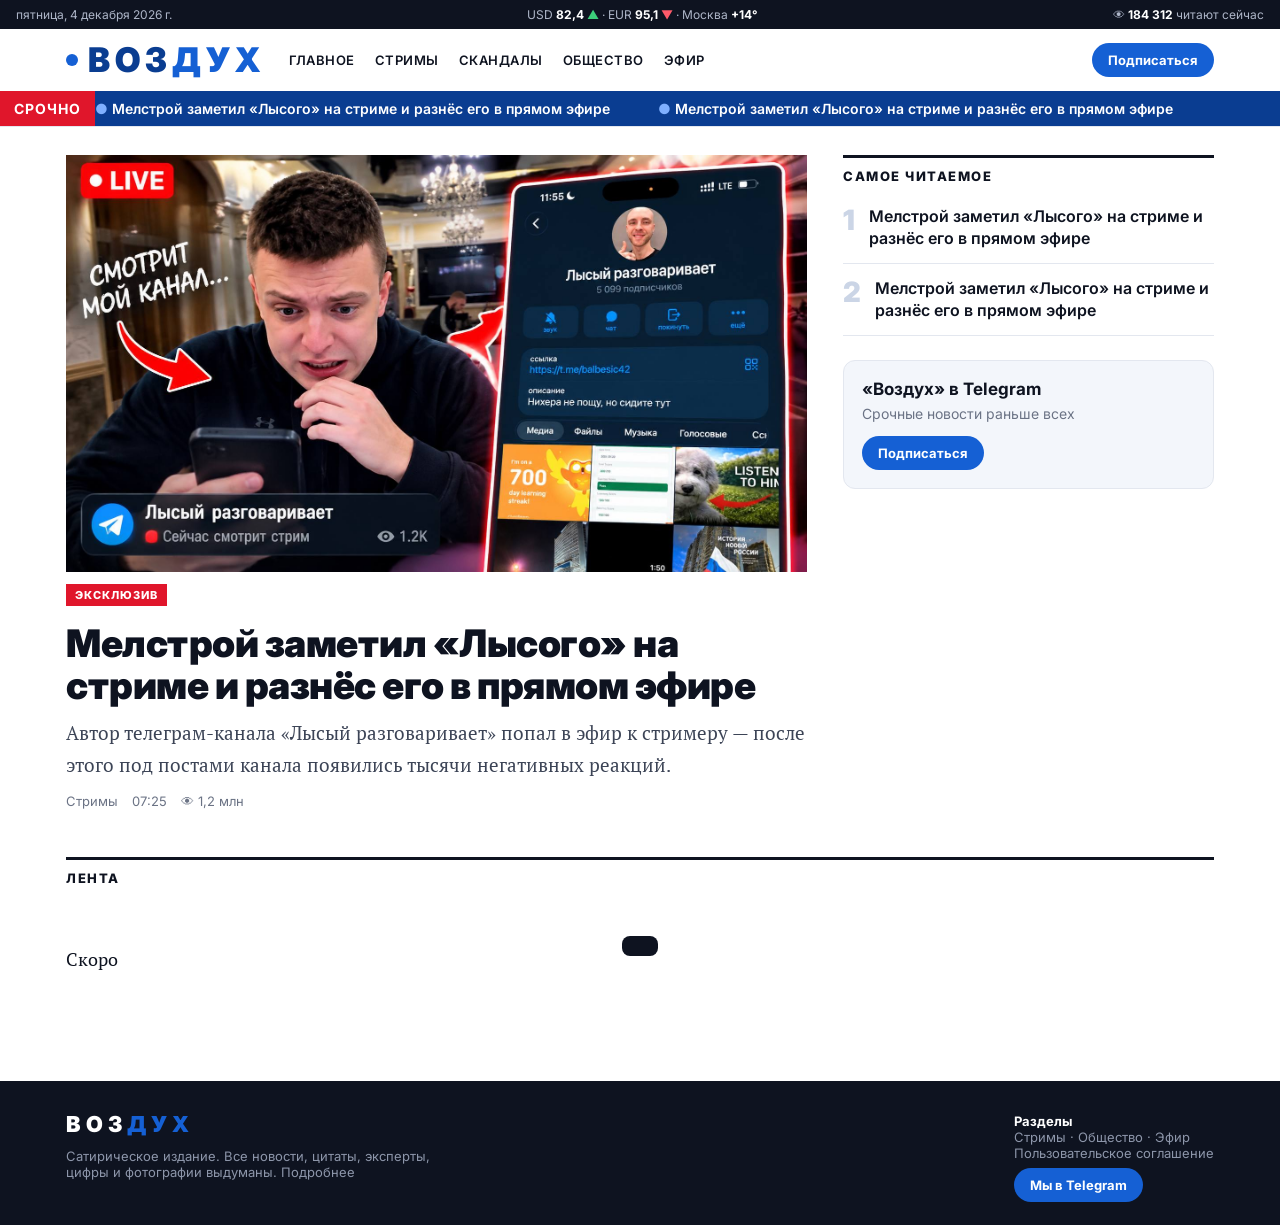
<file: index.html>
<!doctype html><html lang="ru"><head><meta charset="utf-8"><meta name="viewport" content="width=device-width,initial-scale=1">
<title>Воздух — новости</title><meta name="description" content="Сатирическое издание «Воздух»">
<meta property="og:site_name" content="Воздух"><meta property="og:title" content="Воздух — новости">
<meta property="og:description" content="Сатирическое издание. Все новости выдуманы."><meta property="og:image" content="https://vozduhnews.ru/stream.jpg">
<meta name="twitter:card" content="summary_large_image"><link rel="icon" href="favicon.svg"><link rel="alternate icon" href="favicon.png"><link rel="apple-touch-icon" href="apple-touch-icon.png"><link rel="stylesheet" href="style.css?v=33"></head><body>
<main class="wrap"><div class="grid"><div id="lead"></div>
<aside class="reveal"><h4>Самое читаемое</h4><div class="side" id="mostread"></div>
<div class="promo reveal"><b>«Воздух» в Telegram</b><p>Срочные новости раньше всех</p><a class="tgbtn" id="promo" target="_blank">Подписаться</a></div></aside></div>
<div class="sect" style="margin-top:48px">Лента</div><div class="cards" id="feed"></div></main>
<script src="news.js?v=33"></script><script src="app.js?v=33"></script><script>
ready.then(()=>{lead.innerHTML=card(NEWS[0],1);
document.getElementById("mostread").innerHTML=NEWS.concat(NEWS).slice(0,5).map(x=>`<a href="article.html?n=${x.slug}">${esc(x.title)}</a>`).join('');
feed.innerHTML=NEWS.slice(1).map(x=>card(x)).join('')||'<p>Скоро</p>';
promo.href=tgLink;watch()});
</script></body></html>
</file>
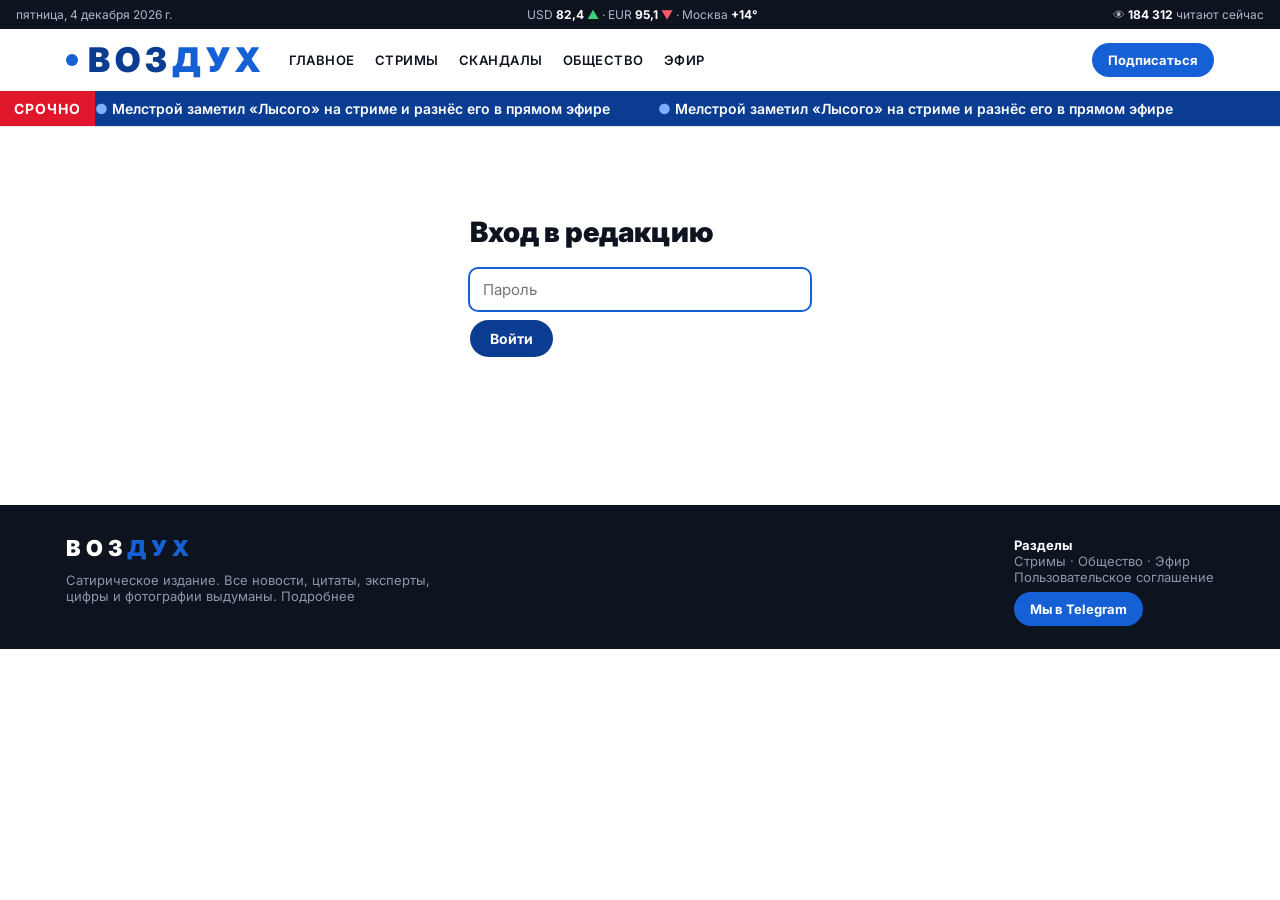
<file: admin.html>
<!doctype html><html lang="ru"><head><meta charset="utf-8"><meta name="viewport" content="width=device-width,initial-scale=1">
<title>Редакция — Воздух</title><meta name="robots" content="noindex"><link rel="icon" href="favicon.svg"><link rel="alternate icon" href="favicon.png"><link rel="apple-touch-icon" href="apple-touch-icon.png"><link rel="stylesheet" href="style.css?v=33"></head><body>
<main class="wrap" id="root" style="max-width:1280px">
<div id="gate" style="max-width:340px;margin:60px auto"><h1 style="font:900 28px Inter">Вход в редакцию</h1>
<form id="lg" class="cform"><input type="password" id="pw" placeholder="Пароль" autofocus><button>Войти</button></form></div>

<div id="panel" hidden>
<div class="bar2"><h1 style="font:900 32px Inter;margin:0">Редакция</h1>
<div class="share" style="margin-left:auto"><button type="button" id="exit">Выйти</button></div></div>

<div class="grid" style="grid-template-columns:1.1fr 1fr">
<form id="f" class="mk">
 <div class="ai"><b>🤖 Написать новость</b>
  <label style="margin-top:8px">О чём новость<input id="topic" placeholder="Костя купил абонемент и ни разу не пришёл"></label>
  <label style="font:600 12px Inter"><input type="checkbox" id="free" style="width:auto;margin-right:6px">бесплатная модель (хуже, но 0 ₽)</label>
  <button type="button" id="gen" style="margin-top:10px">Сгенерировать текст</button></div>

 <label>Заголовок<input name="title" required></label>
 <label>Подзаголовок<textarea name="lead" rows="2"></textarea></label>
 <div style="display:grid;grid-template-columns:1fr 1fr;gap:12px">
  <label>Раздел<select name="tag"><option>Стримы</option><option>Скандалы</option><option selected>Общество</option><option>Расследования</option></select></label>
  <label>Плашка<input name="flag" value="Эксклюзив"></label></div>
 <label>Текст (абзацы с новой строки)<textarea name="body" rows="8"></textarea></label>
 <label>Цитата<input name="quote"></label>
 <label>Подпись к фото<input name="cap" value="Фото: соцсети"></label>
 <label>Просмотры<input name="views" value="1,2 млн"></label>

 <div class="ai"><b>🖼 Обложка</b>
  <div class="share" style="margin:10px 0 0;flex-wrap:wrap">
   <button type="button" id="up">Загрузить фото</button>
   <button type="button" id="genimg">Нарисовать</button>
   <button type="button" id="redo">Переделать по промпту</button></div>
  <input type="file" id="file" accept="image/*" hidden>
  <label style="margin-top:10px">Промпт для картинки<input id="iprompt" placeholder="парень в зале смотрит в телефон, вечер"></label>
  <label style="font:600 12px Inter">Насколько сильно менять фото: <span id="sv">40%</span>
   <input type="range" id="strength" min="10" max="90" value="40"><span style="font:11px Inter;color:var(--m)">слева — только лёгкая правка, детали и лицо сохраняются; справа — модель может переставить сцену</span></label>
  <label style="font:600 12px Inter"><input type="checkbox" id="mark" checked style="width:auto;margin-right:6px">плашка «Воздух» на обложке</label>
 </div>

 <div class="ai" style="background:#eefaf1;border-color:#c7ecd4"><b>Публикация</b>
  <label style="font:600 12px Inter;margin-top:8px"><input type="checkbox" id="toSite" checked style="width:auto;margin-right:6px">на сайт</label>
  <label style="font:600 12px Inter"><input type="checkbox" id="toTg" checked style="width:auto;margin-right:6px">в канал @vozduhnews24</label>
  <button type="button" id="pub" style="margin-top:10px;background:#0f8a43">Опубликовать</button></div>
</form>

<div>
 <div class="sect">Как увидят на сайте</div>
 <div id="pv" class="pv"></div>
 <div class="sect" style="margin-top:24px">Как увидят в Telegram</div>
 <div class="tgpv"><img id="tgimg" alt=""><div class="tgtxt" id="tgbody"></div></div>
 <div class="sect" style="margin-top:24px">Резервные копии</div><div id="bk" class="pubs"></div>
 <div class="sect" style="margin-top:24px">Опубликованные</div>
 <div id="list" class="pubs"></div>
</div></div></div></main>

<script src="news.js?v=33"></script><script src="app.js?v=33"></script><script>
const K=()=>localStorage.getItem('vk');
const call=async(p,d)=>{const r=await fetch(API+p,{method:'POST',headers:{'content-type':'application/json'},body:JSON.stringify({...d,key:K()})});
 const j=await r.json();if(!r.ok)throw Error(j.error||'ошибка');return j};
const busy=(b,on,t)=>{b.disabled=on;b.textContent=on?'Секунду…':t};
let COVER='';                                  // готовая обложка (dataURL)
let RAW='';
let SHORT='';                                  // короткая ссылка с превью                                    // исходное фото до обработки

lg.onsubmit=async e=>{e.preventDefault();localStorage.setItem('vk',pw.value);
 try{await call('/list',{});}catch{} 
 try{await call('/text',{topic:'проверка доступа',probe:1})}catch(err){if(/пароль/.test(err.message)){toast('Неверный пароль');return}}
 show()};
const show=()=>{gate.hidden=1;panel.hidden=0;draw();loadList();loadBackups()};
exit.onclick=()=>{localStorage.removeItem('vk');location.reload()};

// ---- текст
gen.onclick=async()=>{if(!topic.value.trim())return toast('Напиши тему');busy(gen,1);
 try{const d=await call('/text',{topic:topic.value,model:free.checked?'free':'pro'});
  f.title.value=d.title;f.lead.value=d.lead;f.body.value=d.body.join('\n');f.quote.value=d.quote||'';
  f.views.value=d.views||'1,2 млн';f.flag.value=d.flag||'Эксклюзив';if(d.tag)f.tag.value=d.tag;
  window.AIC=d.comments||[];window.AIL=d.live||[];if(!iprompt.value)iprompt.value=d.title;draw();toast(`Готово · комментариев ${(d.comments||[]).length}, хроника ${(d.live||[]).length}`)}
 catch(e){toast(e.message)}finally{busy(gen,0,'Сгенерировать текст')}};

// ---- обложка
up.onclick=()=>file.click();
file.onchange=()=>{const r=new FileReader();r.onload=async()=>{RAW=await shrink(r.result);stamp(RAW)};r.readAsDataURL(file.files[0])};
genimg.onclick=async()=>{busy(genimg,1);try{const d=await call('/image',{prompt:iprompt.value||f.title.value,model:free.checked?'free':'pro'});RAW=d.image;await stamp(RAW)}
 catch(e){toast(e.message)}finally{busy(genimg,0,'Нарисовать')}};
redo.onclick=async()=>{if(!RAW)return toast('Сначала загрузи фото');busy(redo,1);
 try{const small=await shrink(RAW);const d=await call('/edit',{image:small,prompt:iprompt.value,strength:strength.value/100});RAW=d.image;await stamp(d.image)}
 catch(e){toast(e.message)}finally{busy(redo,0,'Переделать по промпту')}};
strength.oninput=()=>sv.textContent=strength.value+'%';
sv.textContent=strength.value+'%';
mark.onchange=()=>RAW&&stamp(RAW);
const stamp=src=>new Promise(r=>{if(!mark.checked){COVER=src;draw();return r()}
 cover(src,f.title.value,d=>{COVER=d;draw();r()})});

// ---- предпросмотр
const F=()=>{const d=Object.fromEntries(new FormData(f));d.comments=window.AIC||[];d.live=window.AIL||[];
 d.body=(d.body||'').split('\n').filter(Boolean);if(d.quote)d.body.splice(1,0,'QUOTE');
 d.reacts=[['🤮',2500],['👎',2500],['🤬',2400],['💩',2400],['🖕',3],['❤️',2]].map(([e,n])=>[e,Math.max(1,Math.round(n*(.5+Math.random())))]);
 d.img=COVER;return d};
function draw(){const x=F();
 pv.innerHTML=`<span class="tag red">${esc(x.flag)}</span><h2 style="font:900 24px Inter">${esc(x.title)}</h2>
 <p style="color:#333">${esc(x.lead)}</p>${COVER?`<img src="${COVER}" style="width:100%;border-radius:8px">`:''}
 ${x.body.map(p=>p==='QUOTE'?`<blockquote style="font-size:16px">${esc(x.quote)}</blockquote>`:`<p style="font-size:15px">${esc(p)}</p>`).join('')}`;
 tgimg.src=COVER||'';tgimg.style.display=COVER?'block':'none';
 const ic={'Стримы':'🎥','Скандалы':'🔥','Общество':'🏛','Расследования':'🔎'}[x.tag]||'📰';
 const p=(x.body||[]).filter(t=>t&&t!=='QUOTE')[0]||'';
 tgbody.innerHTML=`<div class="h">${ic} <b>${esc((x.tag||'').toUpperCase())}</b>${x.flag?'  ·  '+esc(x.flag.toUpperCase()):''}</div>
  <b>${esc(x.title)}</b><p>${esc(x.lead)}</p><p>${esc(p.slice(0,320))}</p>
  ${x.quote?`<div class="q">${esc(x.quote)}</div>`:''}
  <div class="sep">➖➖➖➖➖➖➖➖➖➖</div>
  <p>👁 ${esc(x.views||'')}  ·  💬 ${(x.comments||[]).length}</p>
  <a>📖 Читать полностью на сайте</a><br><a>💬 Предложить новость</a>
  <p class="hash">#воздух ${x.tag?'#'+{'Стримы':'стримы','Скандалы':'скандал','Общество':'общество','Расследования':'расследование'}[x.tag]:''}</p>`;}
f.oninput=draw;

// ---- публикация
pub.onclick=async()=>{const x=F();if(!x.title)return toast('Нужен заголовок');busy(pub,1);
 try{let url=SITE;
  if(toSite.checked){const s=await call('/save',{news:x,site:SITE});url=s.url;SHORT=s.short}
  if(toTg.checked)await call('/post',{title:x.title,lead:x.lead,url:SHORT||url,image:COVER,
    tag:x.tag,flag:x.flag,views:x.views,quote:x.quote,body:x.body,comments:(x.comments||[]).length});
  toast('Опубликовано');loadList();loadBackups()}
 catch(e){toast(e.message)}finally{busy(pub,0,'Опубликовать')}};

async function loadBackups(){
 try{const r=await call('/backups',{});
  bk.innerHTML=r.length?r.map(b=>`<div class="pub" style="grid-template-columns:1fr auto">
    <div><b>${esc(b.key.replace('backup_','').replace('last','последняя перед изменением').replace('before_restore','перед откатом'))}</b>
    <br><span style="font:13px Inter;color:var(--m)">новостей: ${b.news}</span></div>
    <button type="button" class="showmore" data-bk="${esc(b.key)}" style="margin:0">Откатить</button></div>`).join('')
   :'<p style="color:var(--m)">Копий пока нет, первая появится ночью</p>';
  bk.querySelectorAll('[data-bk]').forEach(el=>el.onclick=async()=>{
    if(!confirm('Вернуть ленту к этой копии? Текущая версия сохранится отдельной копией.'))return;
    const r=await call('/restore',{backup:el.dataset.bk});toast('Откатил, новостей: '+r.news);loadList();loadBackups()});
 }catch(e){bk.innerHTML='<p style="color:var(--m)">Не удалось загрузить копии</p>'}}

async function loadList(){const r=await fetch(API+'/list').then(r=>r.json());
 list.innerHTML=r.map(n=>`<div class="pub"><img src="${n.img||''}"><div><b>${esc(n.title)}</b><br>
  <a href="article.html?n=${n.slug}" target="_blank">открыть</a> · <a href="#" data-del="${n.slug}">удалить</a></div></div>`).join('')||'<p style="color:var(--m)">Пока пусто</p>';
 list.querySelectorAll('[data-del]').forEach(a=>a.onclick=async e=>{e.preventDefault();
  if(confirm('Удалить новость с сайта?')){await call('/delete',{slug:a.dataset.del});loadList();toast('Удалено')}});}
if(K())show();
</script></body></html>
</file>
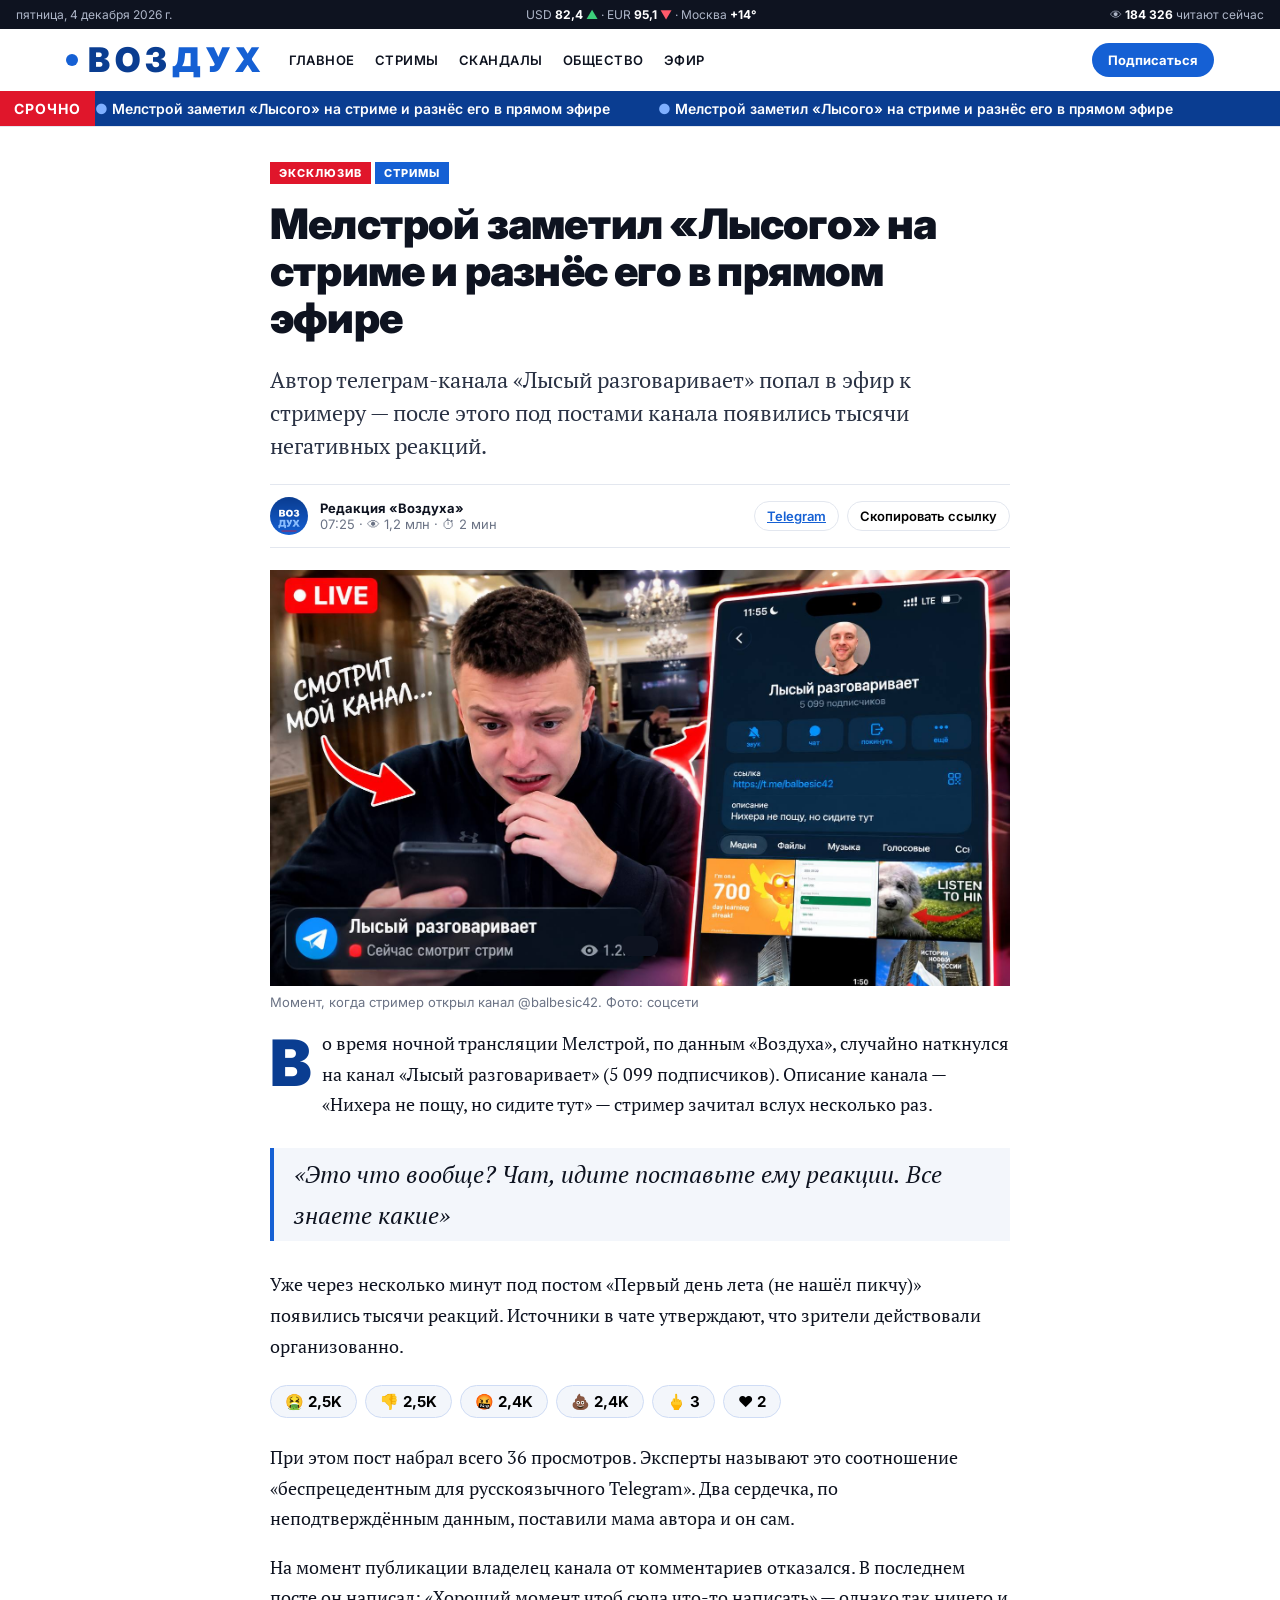
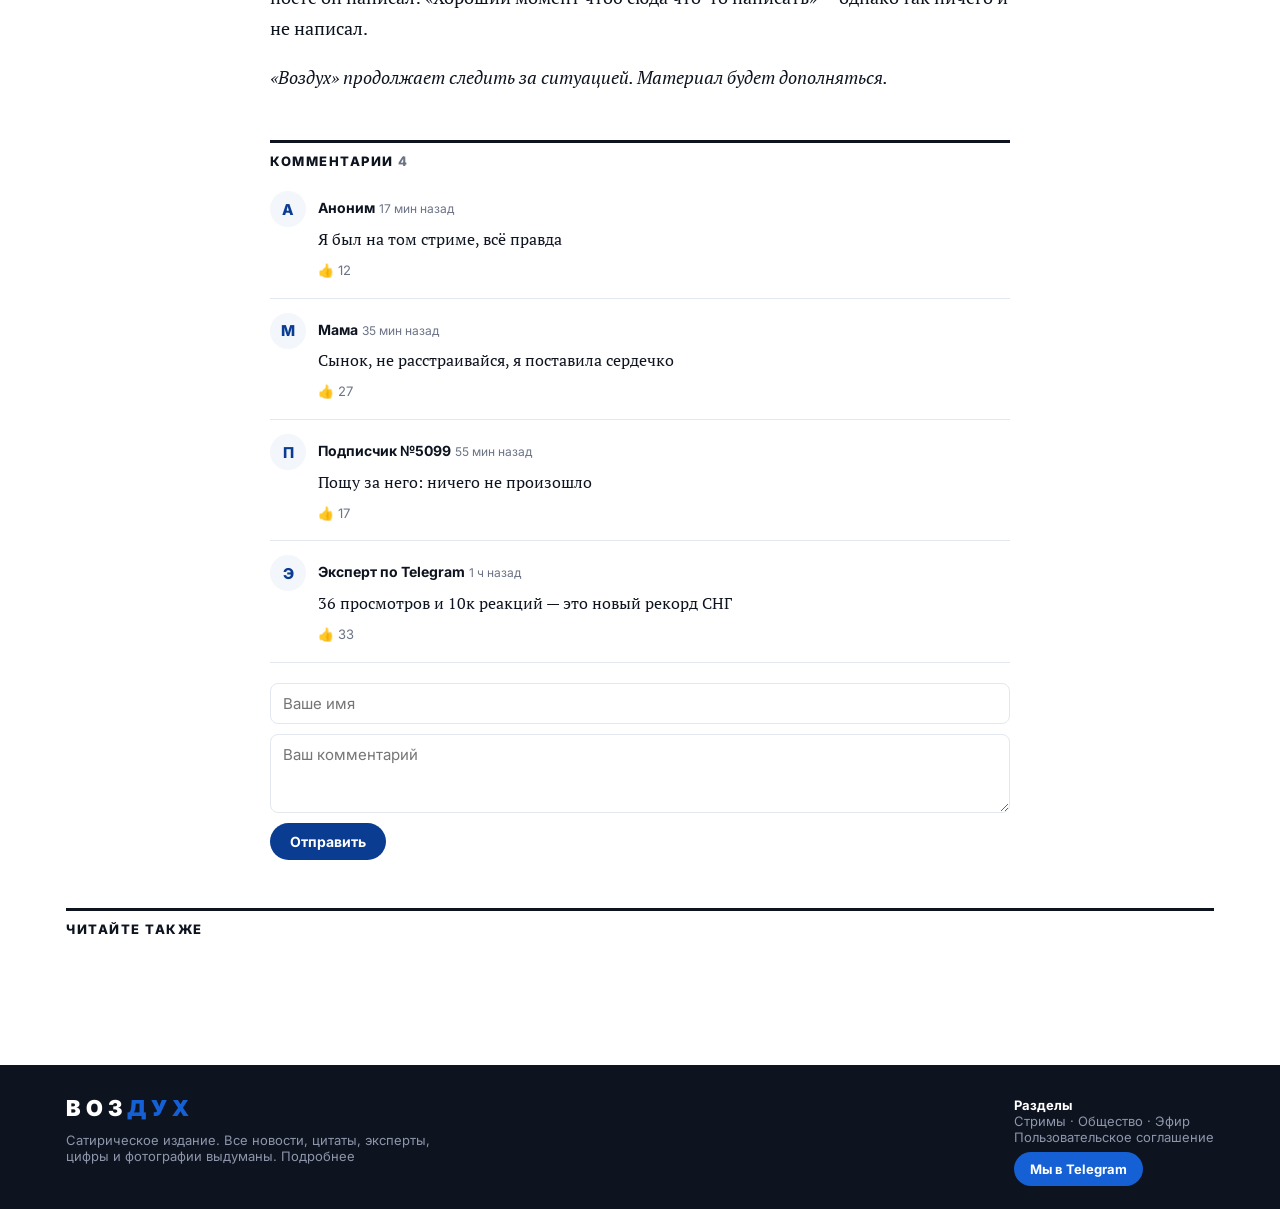
<file: article.html>
<!doctype html><html lang="ru"><head><meta charset="utf-8"><meta name="viewport" content="width=device-width,initial-scale=1">
<title>Воздух</title><meta property="og:site_name" content="Воздух"><meta property="og:image" content="https://vozduhnews.ru/stream.jpg">
<meta name="twitter:card" content="summary_large_image"><link rel="icon" href="favicon.svg"><link rel="alternate icon" href="favicon.png"><link rel="apple-touch-icon" href="apple-touch-icon.png"><link rel="stylesheet" href="style.css?v=33"></head><body>
<main class="wrap"><article id="a"></article>
<div id="more" class="wrap" style="padding:0"></div></main>
<script src="news.js?v=33"></script><script src="app.js?v=33"></script><script>
ready.then(()=>{const hash=location.hash.slice(1);
const x=hash?JSON.parse(decodeURIComponent(escape(atob(hash)))):(NEWS.find(n=>n.slug===get('n'))||NEWS[0]);
document.title=x.title+' — Воздух';
a.innerHTML=`<span class="tag red">${esc(x.flag||'Новость')}</span> <span class="tag">${esc(x.tag)}</span>
<h1>${esc(x.title)}</h1><p class="lead">${esc(x.lead)}</p>
<div class="byline"><img class="av" src="avatar.png" alt="Воздух"><div><b>Редакция «Воздуха»</b><br>${esc(when(x))} · 👁 ${esc(x.views||'')} · ⏱ 2 мин</div>
<div class="share"><a id="tg" target="_blank">Telegram</a><button id="copy">Скопировать ссылку</button></div></div>
${x.img?`<figure class="reveal"><div class="pic"><img src="${x.img}" alt=""></div><figcaption>${esc(x.cap||'')}</figcaption></figure>`:''}
`+x.body.map((p,i)=>p==='QUOTE'?`<blockquote class="reveal">${esc(x.quote)}</blockquote>`:p==='REACTS'?reacts(x.reacts||[]):`<p${i===0?' class="drop"':''}>${p}</p>`).join('')
+comments(x.slug,x.comments||[]);
if(!hash)more.innerHTML='<div class="sect" style="margin-top:48px">Читайте также</div><div class="cards">'+NEWS.filter(n=>n!==x).slice(0,3).map(n=>card(n)).join('')+'</div>';
wire(x.slug);watch()});
</script></body></html>
</file>
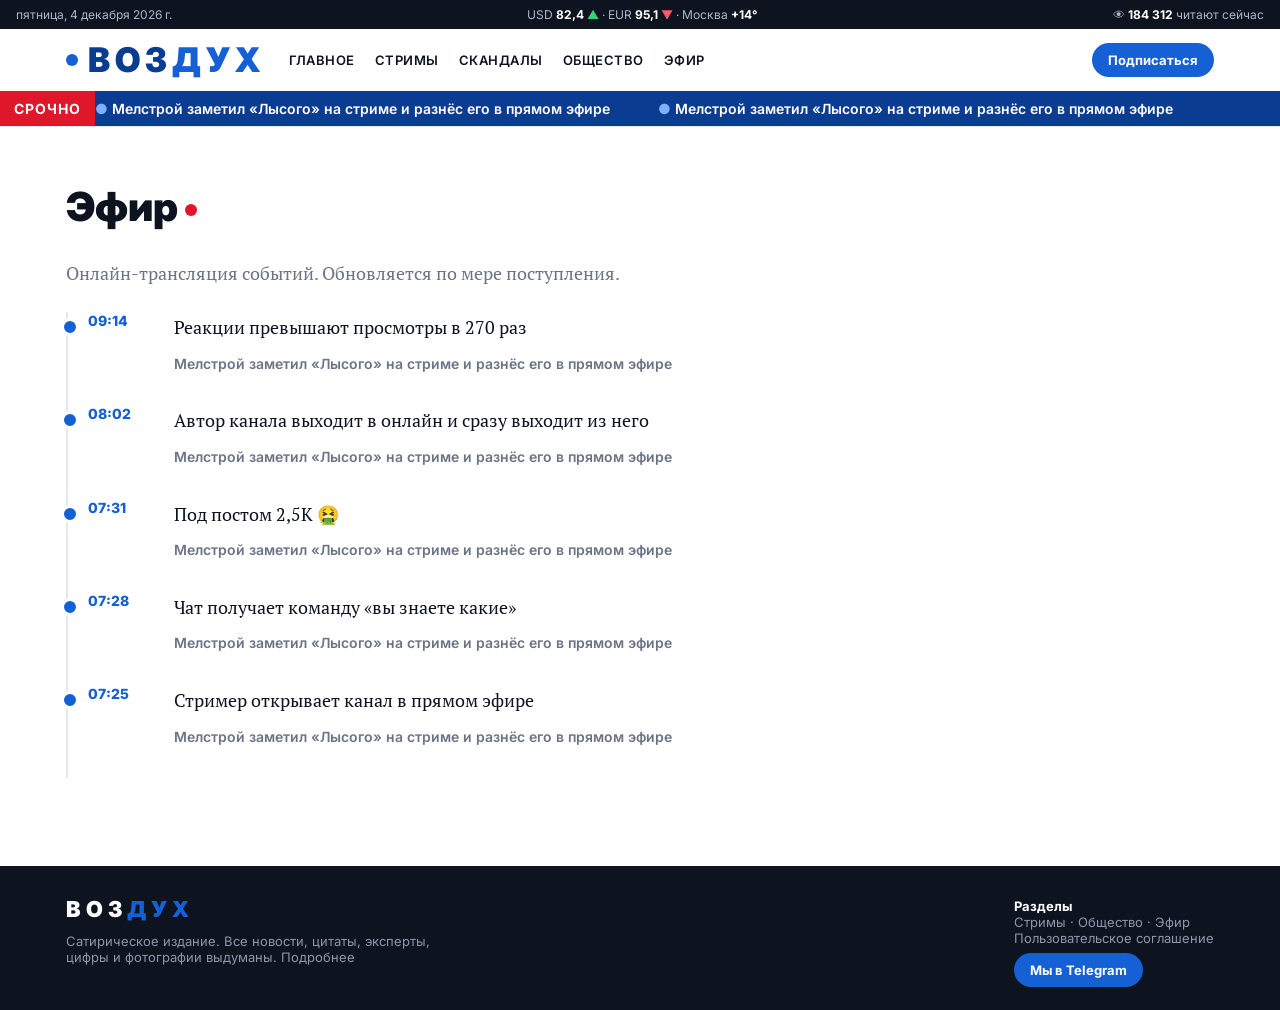
<file: efir.html>
<!doctype html><html lang="ru"><head><meta charset="utf-8"><meta name="viewport" content="width=device-width,initial-scale=1">
<title>Эфир — Воздух</title><link rel="icon" href="favicon.svg"><link rel="alternate icon" href="favicon.png"><link rel="apple-touch-icon" href="apple-touch-icon.png"><link rel="stylesheet" href="style.css?v=33"></head><body>
<main class="wrap"><h1 style="font:900 40px Inter,system-ui">Эфир <span class="dot"></span></h1>
<p style="color:var(--m)">Онлайн-трансляция событий. Обновляется по мере поступления.</p>
<div class="live" id="l"></div></main>
<script src="news.js?v=33"></script><script src="app.js?v=33"></script><script>
ready.then(()=>{const hhmm=n=>n.date?new Date(n.date).toLocaleTimeString('ru',{hour:'2-digit',minute:'2-digit'}):(n.time||'');
const dayOf=n=>n.date?new Date(n.date).toLocaleDateString('ru',{day:'numeric',month:'short'}):'';
// у новостей без хроники показываем хотя бы факт публикации
let rows=NEWS.map(n=>Array.isArray(n.live)&&n.live.length?n:{...n,live:[[hhmm(n),'Опубликован материал: «'+n.title+'»']]});
l.innerHTML=rows.flatMap(n=>n.live.slice().reverse().map(([t,s])=>
`<div class="ev reveal"><time>${t}<small>${dayOf(n)}</small></time><div><p>${esc(s)}</p><a href="article.html?n=${n.slug}">${esc(n.title)}</a></div></div>`)).join('');
if(!rows.length)l.innerHTML='<p style="color:var(--m)">Пока тихо. Как только что-то произойдёт, событие появится здесь.</p>';
watch()});</script></body></html>
</file>
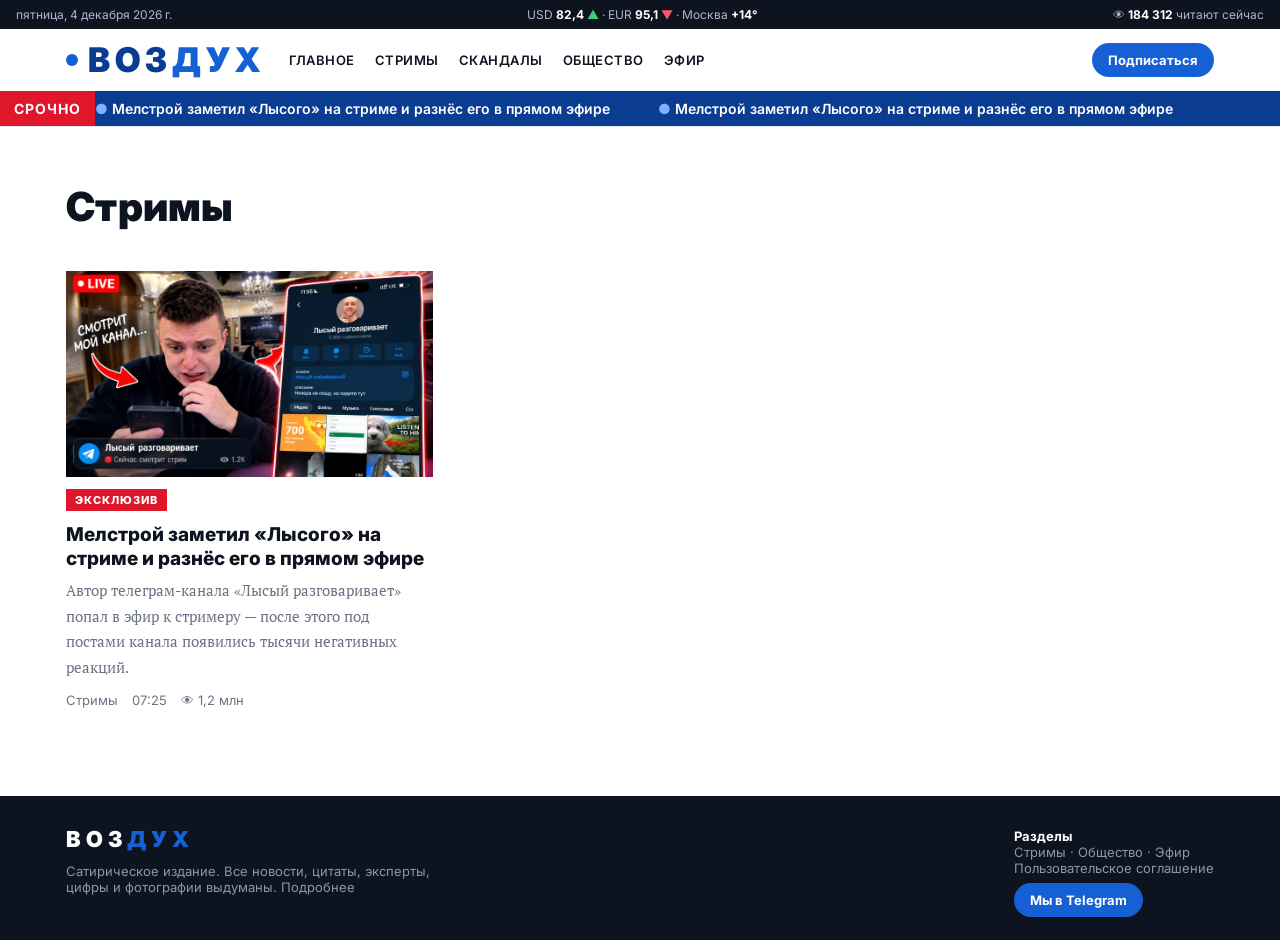
<file: section.html>
<!doctype html><html lang="ru"><head><meta charset="utf-8"><meta name="viewport" content="width=device-width,initial-scale=1">
<title>Раздел — Воздух</title><link rel="icon" href="favicon.svg"><link rel="alternate icon" href="favicon.png"><link rel="apple-touch-icon" href="apple-touch-icon.png"><link rel="stylesheet" href="style.css?v=33"></head><body>
<main class="wrap"><h1 id="h" style="font:900 40px Inter,system-ui"></h1><div class="cards" id="feed"></div></main>
<script src="news.js?v=33"></script><script src="app.js?v=33"></script><script>
ready.then(()=>{const t=get('t','Стримы');document.title=t+' — Воздух';h.textContent=t;
const l=NEWS.filter(n=>n.tag===t);feed.innerHTML=l.map(x=>card(x)).join('')||'<p style="color:var(--m)">В этом разделе пока пусто. Скоро будет.</p>';watch()});
</script></body></html>
</file>
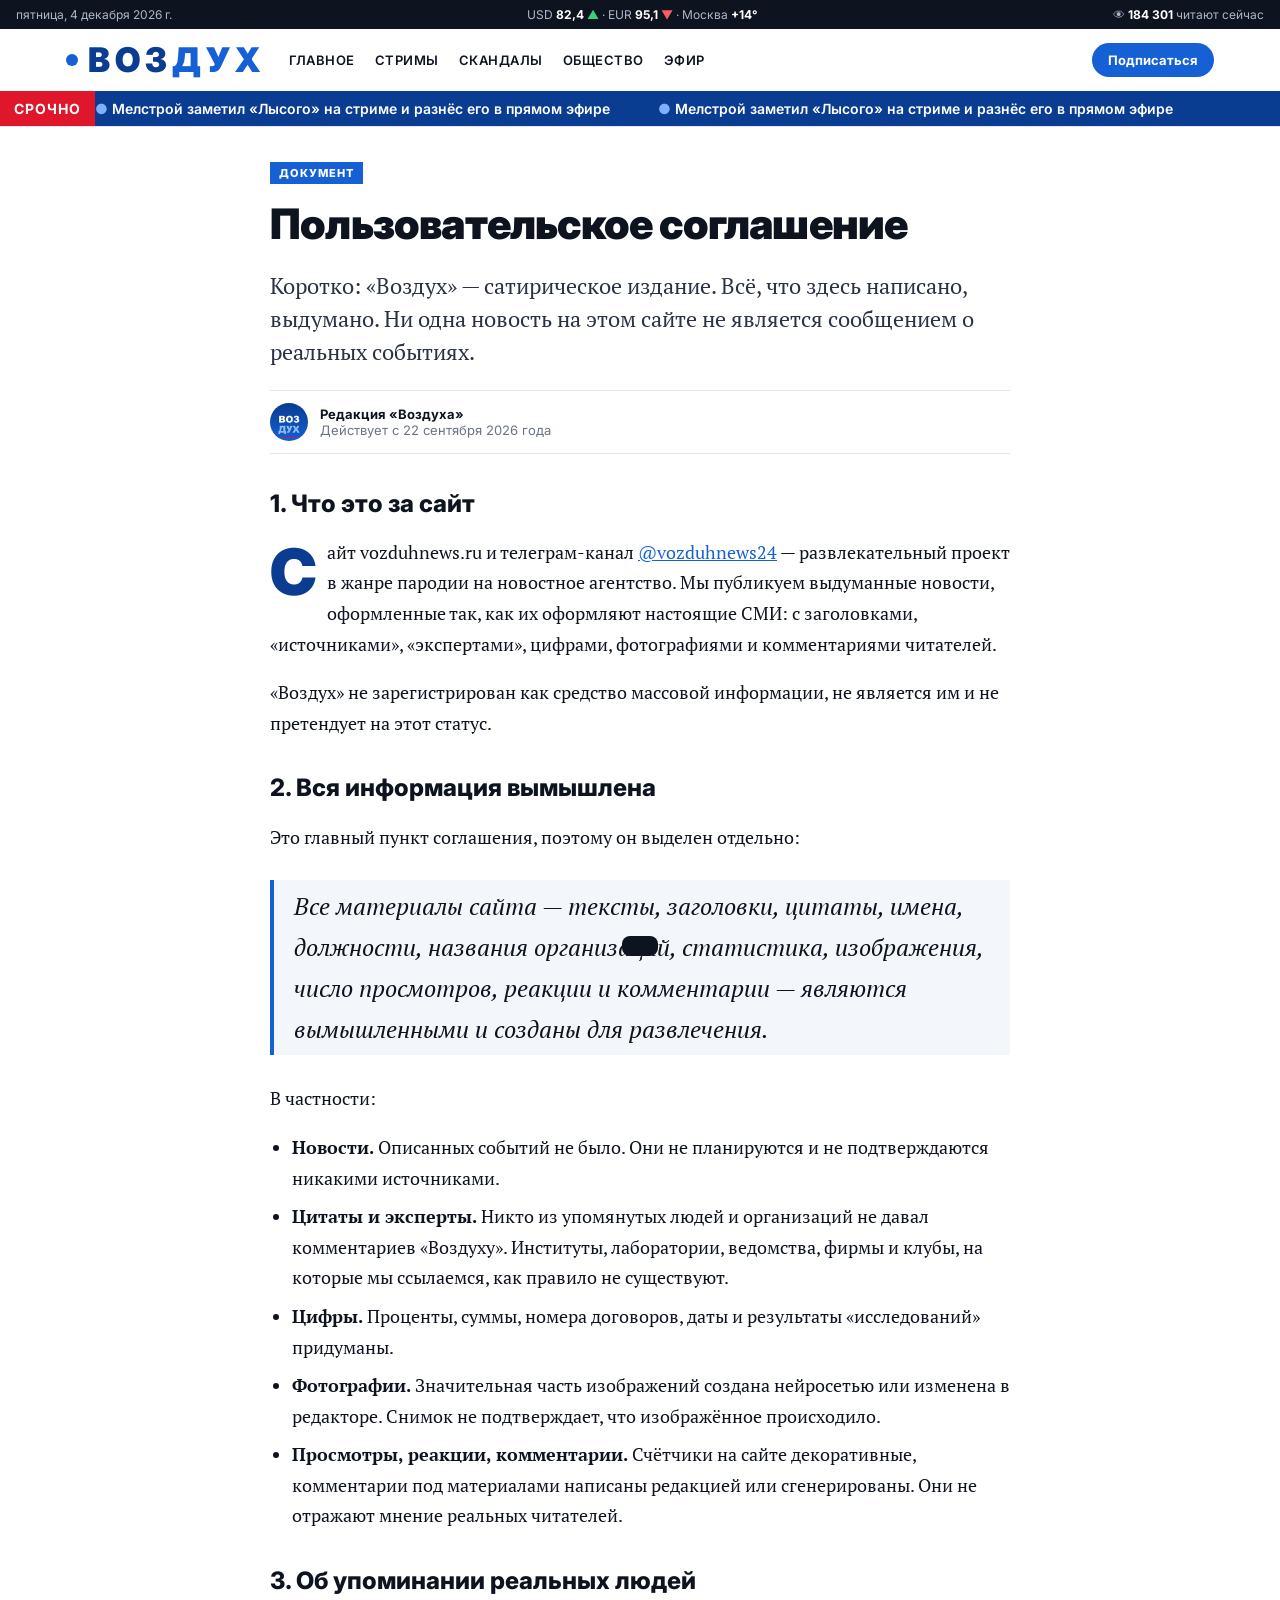
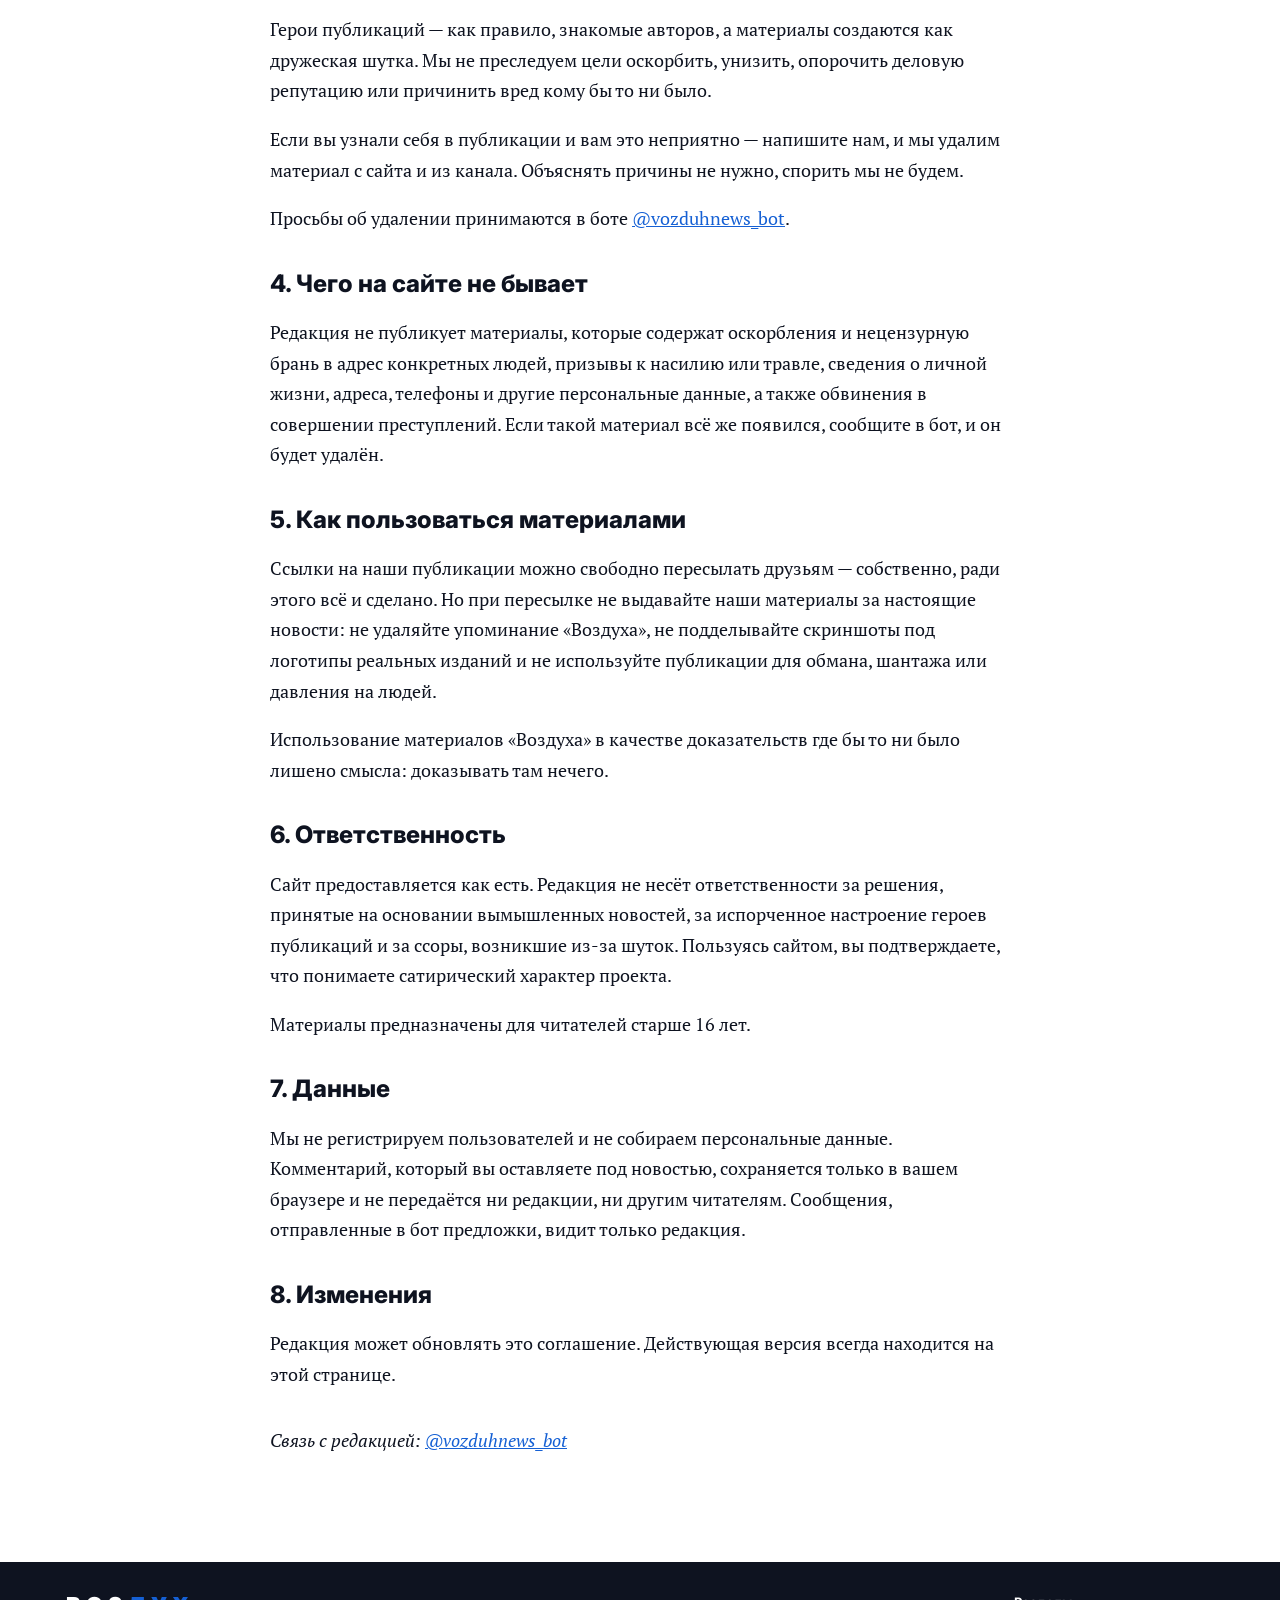
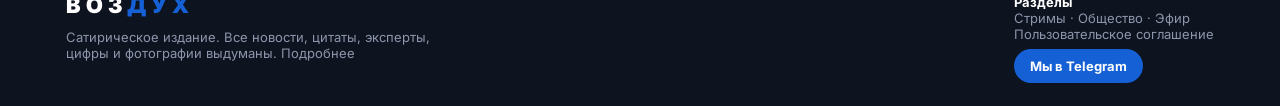
<file: terms.html>
<!doctype html><html lang="ru"><head><meta charset="utf-8"><meta name="viewport" content="width=device-width,initial-scale=1">
<title>Пользовательское соглашение — Воздух</title>
<meta name="description" content="Условия использования сайта «Воздух»: все материалы вымышлены.">
<link rel="icon" href="favicon.svg"><link rel="alternate icon" href="favicon.png"><link rel="apple-touch-icon" href="apple-touch-icon.png"><link rel="stylesheet" href="style.css?v=33"></head><body>
<main class="wrap"><article>
<span class="tag">Документ</span>
<h1>Пользовательское соглашение</h1>
<p class="lead">Коротко: «Воздух» — сатирическое издание. Всё, что здесь написано, выдумано. Ни одна новость на этом сайте не является сообщением о реальных событиях.</p>
<div class="byline"><img class="av" src="avatar.png" alt="Воздух"><div><b>Редакция «Воздуха»</b><br>Действует с 22 сентября 2026 года</div></div>

<h2>1. Что это за сайт</h2>
<p class="drop">Сайт vozduhnews.ru и телеграм-канал <a href="https://t.me/vozduhnews24">@vozduhnews24</a> — развлекательный проект в жанре пародии на новостное агентство. Мы публикуем выдуманные новости, оформленные так, как их оформляют настоящие СМИ: с заголовками, «источниками», «экспертами», цифрами, фотографиями и комментариями читателей.</p>
<p>«Воздух» не зарегистрирован как средство массовой информации, не является им и не претендует на этот статус.</p>

<h2>2. Вся информация вымышлена</h2>
<p>Это главный пункт соглашения, поэтому он выделен отдельно:</p>
<blockquote>Все материалы сайта — тексты, заголовки, цитаты, имена, должности, названия организаций, статистика, изображения, число просмотров, реакции и комментарии — являются вымышленными и созданы для развлечения.</blockquote>
<p>В частности:</p>
<ul>
<li><b>Новости.</b> Описанных событий не было. Они не планируются и не подтверждаются никакими источниками.</li>
<li><b>Цитаты и эксперты.</b> Никто из упомянутых людей и организаций не давал комментариев «Воздуху». Институты, лаборатории, ведомства, фирмы и клубы, на которые мы ссылаемся, как правило не существуют.</li>
<li><b>Цифры.</b> Проценты, суммы, номера договоров, даты и результаты «исследований» придуманы.</li>
<li><b>Фотографии.</b> Значительная часть изображений создана нейросетью или изменена в редакторе. Снимок не подтверждает, что изображённое происходило.</li>
<li><b>Просмотры, реакции, комментарии.</b> Счётчики на сайте декоративные, комментарии под материалами написаны редакцией или сгенерированы. Они не отражают мнение реальных читателей.</li>
</ul>

<h2>3. Об упоминании реальных людей</h2>
<p>Герои публикаций — как правило, знакомые авторов, а материалы создаются как дружеская шутка. Мы не преследуем цели оскорбить, унизить, опорочить деловую репутацию или причинить вред кому бы то ни было.</p>
<p>Если вы узнали себя в публикации и вам это неприятно — напишите нам, и мы удалим материал с сайта и из канала. Объяснять причины не нужно, спорить мы не будем.</p>
<p>Просьбы об удалении принимаются в боте <a href="https://t.me/vozduhnews_bot">@vozduhnews_bot</a>.</p>

<h2>4. Чего на сайте не бывает</h2>
<p>Редакция не публикует материалы, которые содержат оскорбления и нецензурную брань в адрес конкретных людей, призывы к насилию или травле, сведения о личной жизни, адреса, телефоны и другие персональные данные, а также обвинения в совершении преступлений. Если такой материал всё же появился, сообщите в бот, и он будет удалён.</p>

<h2>5. Как пользоваться материалами</h2>
<p>Ссылки на наши публикации можно свободно пересылать друзьям — собственно, ради этого всё и сделано. Но при пересылке не выдавайте наши материалы за настоящие новости: не удаляйте упоминание «Воздуха», не подделывайте скриншоты под логотипы реальных изданий и не используйте публикации для обмана, шантажа или давления на людей.</p>
<p>Использование материалов «Воздуха» в качестве доказательств где бы то ни было лишено смысла: доказывать там нечего.</p>

<h2>6. Ответственность</h2>
<p>Сайт предоставляется как есть. Редакция не несёт ответственности за решения, принятые на основании вымышленных новостей, за испорченное настроение героев публикаций и за ссоры, возникшие из-за шуток. Пользуясь сайтом, вы подтверждаете, что понимаете сатирический характер проекта.</p>
<p>Материалы предназначены для читателей старше 16 лет.</p>

<h2>7. Данные</h2>
<p>Мы не регистрируем пользователей и не собираем персональные данные. Комментарий, который вы оставляете под новостью, сохраняется только в вашем браузере и не передаётся ни редакции, ни другим читателям. Сообщения, отправленные в бот предложки, видит только редакция.</p>

<h2>8. Изменения</h2>
<p>Редакция может обновлять это соглашение. Действующая версия всегда находится на этой странице.</p>

<p style="margin-top:36px"><i>Связь с редакцией: <a href="https://t.me/vozduhnews_bot">@vozduhnews_bot</a></i></p>
</article></main>
<script src="news.js?v=33"></script><script src="app.js?v=33"></script><script>watch();</script></body></html>
</file>
<file: style.css>
@import url('https://fonts.googleapis.com/css2?family=Inter:wght@400;600;800;900&family=PT+Serif:ital,wght@0,400;0,700;1,400&display=swap');
:root{--b:#0a3d91;--b2:#1560d4;--red:#e0162b;--t:#0e1320;--m:#6b7385;--line:#e3e7ef;--soft:#f3f6fb}
*{box-sizing:border-box}html{scroll-behavior:smooth}
body{margin:0;font:18px/1.7 'PT Serif',Georgia,serif;color:var(--t);background:#fff}
a{color:inherit;text-decoration:none}
.ui{font-family:Inter,system-ui,sans-serif}
.top{background:var(--t);color:#aeb6c8;font:12px Inter,system-ui;padding:7px 16px;display:flex;gap:18px;justify-content:space-between;flex-wrap:wrap}
.top b{color:#fff}.top .up{color:#3ccf7a}.top .dn{color:#ff5a6a}
header{position:sticky;top:0;z-index:10;background:rgba(255,255,255,.94);backdrop-filter:blur(10px);border-bottom:1px solid var(--line)}
.bar{max-width:1180px;margin:0 auto;padding:14px 16px;display:flex;align-items:center;gap:24px}
.logo{font:900 34px/1 Inter,system-ui;letter-spacing:5px;color:var(--b);display:flex;align-items:center}
.logo span{color:var(--b2)}.logo i{margin-right:10px;width:12px;height:12px;border-radius:50%;background:var(--b2);animation:pulse 2s infinite}
@keyframes pulse{0%{box-shadow:0 0 0 0 #1560d488}70%{box-shadow:0 0 0 12px #1560d400}100%{box-shadow:0 0 0 0 #1560d400}}
nav{font:600 13px Inter,system-ui;display:flex;gap:20px;text-transform:uppercase;letter-spacing:.5px;overflow-x:auto}
nav a{position:relative;padding:4px 0;white-space:nowrap}
nav a::after{content:"";position:absolute;left:0;bottom:0;height:2px;width:0;background:var(--b2);transition:.3s}
nav a:hover::after{width:100%}
.ticker{background:var(--b);color:#fff;font:600 14px Inter,system-ui;display:flex;overflow:hidden}
.ticker b{background:var(--red);padding:9px 14px;flex:none;z-index:1;text-transform:uppercase;letter-spacing:1px}
.ticker div{display:flex;gap:48px;padding:9px 0;white-space:nowrap;animation:run 40s linear infinite}
.ticker div span::before{content:"● ";color:#7fb0ff}
@keyframes run{to{transform:translateX(-50%)}}
.wrap{max-width:1180px;margin:0 auto;padding:28px 16px}
.grid{display:grid;grid-template-columns:2fr 1fr;gap:36px}
.tag{display:inline-block;background:var(--b2);color:#fff;font:800 11px Inter,system-ui;padding:4px 9px;text-transform:uppercase;letter-spacing:1px}
.tag.red{background:var(--red)}
.hero{display:block;overflow:hidden}
.pic{overflow:hidden;position:relative;background:var(--soft)}
.pic img{width:100%;display:block;aspect-ratio:16/9;object-fit:cover;transition:transform .8s cubic-bezier(.2,.7,.2,1)}
.hero:hover img,.card:hover img{transform:scale(1.05)}
.hero h2{font:900 38px/1.12 Inter,system-ui;margin:14px 0 10px;letter-spacing:-.5px;transition:color .2s}
.hero:hover h2,.card:hover h3,.side a:hover{color:var(--b2)}
.hero p{margin:0;color:#3c4456;font-size:19px}
.meta{font:13px Inter,system-ui;color:var(--m);display:flex;gap:14px;flex-wrap:wrap;margin-top:12px}
aside h4,.sect{font:800 13px Inter,system-ui;text-transform:uppercase;letter-spacing:1.5px;border-top:3px solid var(--t);padding-top:10px;margin:0 0 8px}
.side{counter-reset:n}.side a{display:flex;gap:14px;padding:14px 0;border-bottom:1px solid var(--line);font:600 16px/1.35 Inter,system-ui;transition:color .2s}
.side a::before{counter-increment:n;content:counter(n);font:900 28px/1 Inter;color:#cbd5e6}
.cards{display:grid;grid-template-columns:repeat(3,1fr);gap:24px;margin-top:40px}
.card h3{font:800 19px/1.3 Inter,system-ui;margin:10px 0 6px;transition:color .2s}
.card p{margin:0;font-size:15px;color:var(--m)}
.reveal{opacity:0;transform:translateY(24px);transition:opacity .7s,transform .7s}.reveal.on{opacity:1;transform:none}
#progress{position:fixed;top:0;left:0;height:3px;background:linear-gradient(90deg,var(--b2),#7fb0ff);width:0;z-index:20}
article{max-width:740px;margin:0 auto}
article h1{font:900 42px/1.12 Inter,system-ui;letter-spacing:-.8px;margin:14px 0}
.lead{font-size:22px;color:#2a3244;line-height:1.5}
.byline{display:flex;align-items:center;gap:12px;border-top:1px solid var(--line);border-bottom:1px solid var(--line);padding:12px 0;margin:22px 0;font:13px Inter,system-ui;color:var(--m);flex-wrap:wrap}
.byline .av{width:38px;height:38px;border-radius:50%;background:var(--b);color:#fff;display:grid;place-items:center;font-weight:800}
.byline b{color:var(--t)}.share{margin-left:auto;display:flex;gap:8px}
.share button,.share a{font:600 13px Inter;border:1px solid var(--line);background:#fff;border-radius:20px;padding:6px 12px;cursor:pointer;transition:.2s}
.share button:hover,.share a:hover{background:var(--b2);color:#fff;border-color:var(--b2)}
figure{margin:0}figcaption{font:13px Inter,system-ui;color:var(--m);margin-top:8px}
.drop::first-letter{float:left;font:900 64px/.9 Inter;color:var(--b);margin:6px 10px 0 0}
blockquote{border-left:4px solid var(--b2);margin:28px 0;padding:6px 20px;font-size:24px;font-style:italic;background:var(--soft)}
.reacts{display:flex;gap:8px;flex-wrap:wrap;margin:24px 0}
.reacts button{background:var(--soft);border:1px solid #cfdcf5;border-radius:22px;padding:6px 14px;font:600 15px Inter;cursor:pointer;transition:transform .15s}
.reacts button:hover{transform:translateY(-2px)}.reacts button:active{transform:scale(.9)}
.reacts button.me{background:var(--b2);color:#fff;border-color:var(--b2)}
.toast{position:fixed;bottom:24px;left:50%;transform:translate(-50%,80px);background:var(--t);color:#fff;font:600 14px Inter;padding:10px 18px;border-radius:8px;transition:.3s;z-index:30}
.toast.on{transform:translate(-50%,0)}
footer{background:var(--t);color:#8d96aa;font:13px Inter,system-ui;margin-top:60px}
footer .wrap{display:flex;justify-content:space-between;gap:20px;flex-wrap:wrap}footer .logo{font-size:22px;color:#fff}
@media(max-width:860px){.grid,.cards{grid-template-columns:1fr}.hero h2,article h1{font-size:30px}.bar{flex-direction:column;align-items:flex-start;gap:10px}nav{max-width:100%}}
.tgbtn{margin-left:auto;background:var(--b2);color:#fff;font:700 13px Inter,system-ui;padding:9px 16px;border-radius:22px;white-space:nowrap;transition:.2s}
.tgbtn:hover{background:var(--b);transform:translateY(-1px)}
.promo{background:var(--soft);border:1px solid var(--line);border-radius:12px;padding:18px;margin-top:24px;font:14px Inter,system-ui}
.promo b{font-size:17px}.promo p{color:var(--m);margin:6px 0 14px}.promo .tgbtn{margin:0;display:inline-block}
footer a{color:#8d96aa}footer a:hover{color:#fff}footer .wrap{padding-top:32px;padding-bottom:32px}
.comments{margin-top:48px}.cm{display:flex;gap:12px;padding:14px 0;border-bottom:1px solid var(--line)}
.cm .av{width:36px;height:36px;flex:none;border-radius:50%;background:var(--soft);color:var(--b);display:grid;place-items:center;font:800 15px Inter}
.cm b{font:700 14px Inter}.cm p{margin:4px 0 0;font-size:16px}
.cform{display:grid;gap:10px;margin-top:20px}
.cform input,.cform textarea,.mk input,.mk textarea,.mk select{font:15px Inter,system-ui;padding:10px 12px;border:1px solid var(--line);border-radius:8px;width:100%;background:#fff}
.cform input:focus,.cform textarea:focus,.mk input:focus,.mk textarea:focus{outline:2px solid var(--b2);border-color:transparent}
.cform button,.mk button{justify-self:start;background:var(--b);color:#fff;border:0;border-radius:22px;padding:10px 20px;font:700 14px Inter;cursor:pointer}
.cform button:hover,.mk button:hover{background:var(--b2)}
.mk{display:grid;gap:14px;font:600 13px Inter,system-ui}.mk label{display:grid;gap:6px}
.pv{border:1px solid var(--line);border-radius:12px;padding:18px;background:#fff;max-height:70vh;overflow:auto;overscroll-behavior:contain}
.dot{display:inline-block;width:12px;height:12px;border-radius:50%;background:var(--red);animation:pulse 1.6s infinite;vertical-align:middle}
.live{border-left:2px solid var(--line);margin-top:24px}
.ev{display:grid;grid-template-columns:70px 1fr;gap:16px;padding:0 0 28px 20px;position:relative}
.ev::before{content:"";position:absolute;left:-7px;top:6px;width:12px;height:12px;border-radius:50%;background:var(--b2);border:3px solid #fff}
.ev time{font:800 14px Inter;color:var(--b2)}.ev p{margin:0 0 4px}.ev a{font:600 14px Inter;color:var(--m)}
.ev a:hover{color:var(--b2)}
@media(max-width:860px){.tgbtn{margin-left:0}}
.ai{background:linear-gradient(135deg,#eef4ff,#f7f2ff);border:1px solid #d8e2f8;border-radius:12px;padding:16px}
.ai b{font:800 15px Inter,system-ui}.ai button{background:var(--b2)}
.mk button:disabled{opacity:.6;cursor:wait}
.bar2{display:flex;align-items:center;gap:16px;margin-bottom:24px}
.tgpv{background:#17212b;border-radius:12px;overflow:hidden;max-width:420px}
.tgpv img{width:100%;display:block}.tgtxt{padding:12px 14px;color:#fff;font:15px Inter,system-ui;border-left:3px solid #4b93ff;margin:10px}
.tgtxt p{color:#c9d3de;margin:8px 0}.tgtxt a{color:#6ab3f3;font-size:15px}
.tgtxt .h{font:700 12px Inter;color:#8fb8e0;letter-spacing:.5px;margin-bottom:8px}
.tgtxt .q{border-left:3px solid #4b93ff;padding-left:10px;color:#c9d3de;font-style:italic;margin:10px 0}
.tgtxt .sep{color:#3d4d5e;font-size:12px;margin:10px 0;overflow:hidden;white-space:nowrap}
.tgtxt .hash{color:#6ab3f3;font-size:14px}
.pubs{display:grid;gap:10px}.pub{display:grid;grid-template-columns:90px 1fr;gap:12px;align-items:center;border:1px solid var(--line);border-radius:10px;padding:8px}
.pub img{width:90px;height:56px;object-fit:cover;border-radius:6px;background:var(--soft)}
.pub b{font:700 14px Inter}.pub a{font:13px Inter;color:var(--b2)}
input[type=range]{padding:0}
img.av{width:38px;height:38px;border-radius:50%;object-fit:cover;flex:none}
article h2{font:800 24px/1.3 Inter,system-ui;margin:34px 0 10px}
article ul{padding-left:22px}article li{margin-bottom:8px}
article a{color:var(--b2);text-decoration:underline}
.cm time{font:12px Inter,system-ui;color:var(--m)}
.cm .like{font:13px Inter,system-ui;color:var(--m);cursor:pointer;user-select:none;display:inline-block;margin-top:6px}
.cm .like:hover,.cm .like.on{color:var(--b2)}
.showmore{background:none;border:1px solid var(--line);border-radius:22px;padding:9px 18px;font:600 14px Inter;color:var(--b2);cursor:pointer;margin-top:14px}
.showmore:hover{background:var(--soft)}
.ev time small{display:block;font:600 12px Inter;color:var(--m);margin-top:2px}
</file>
